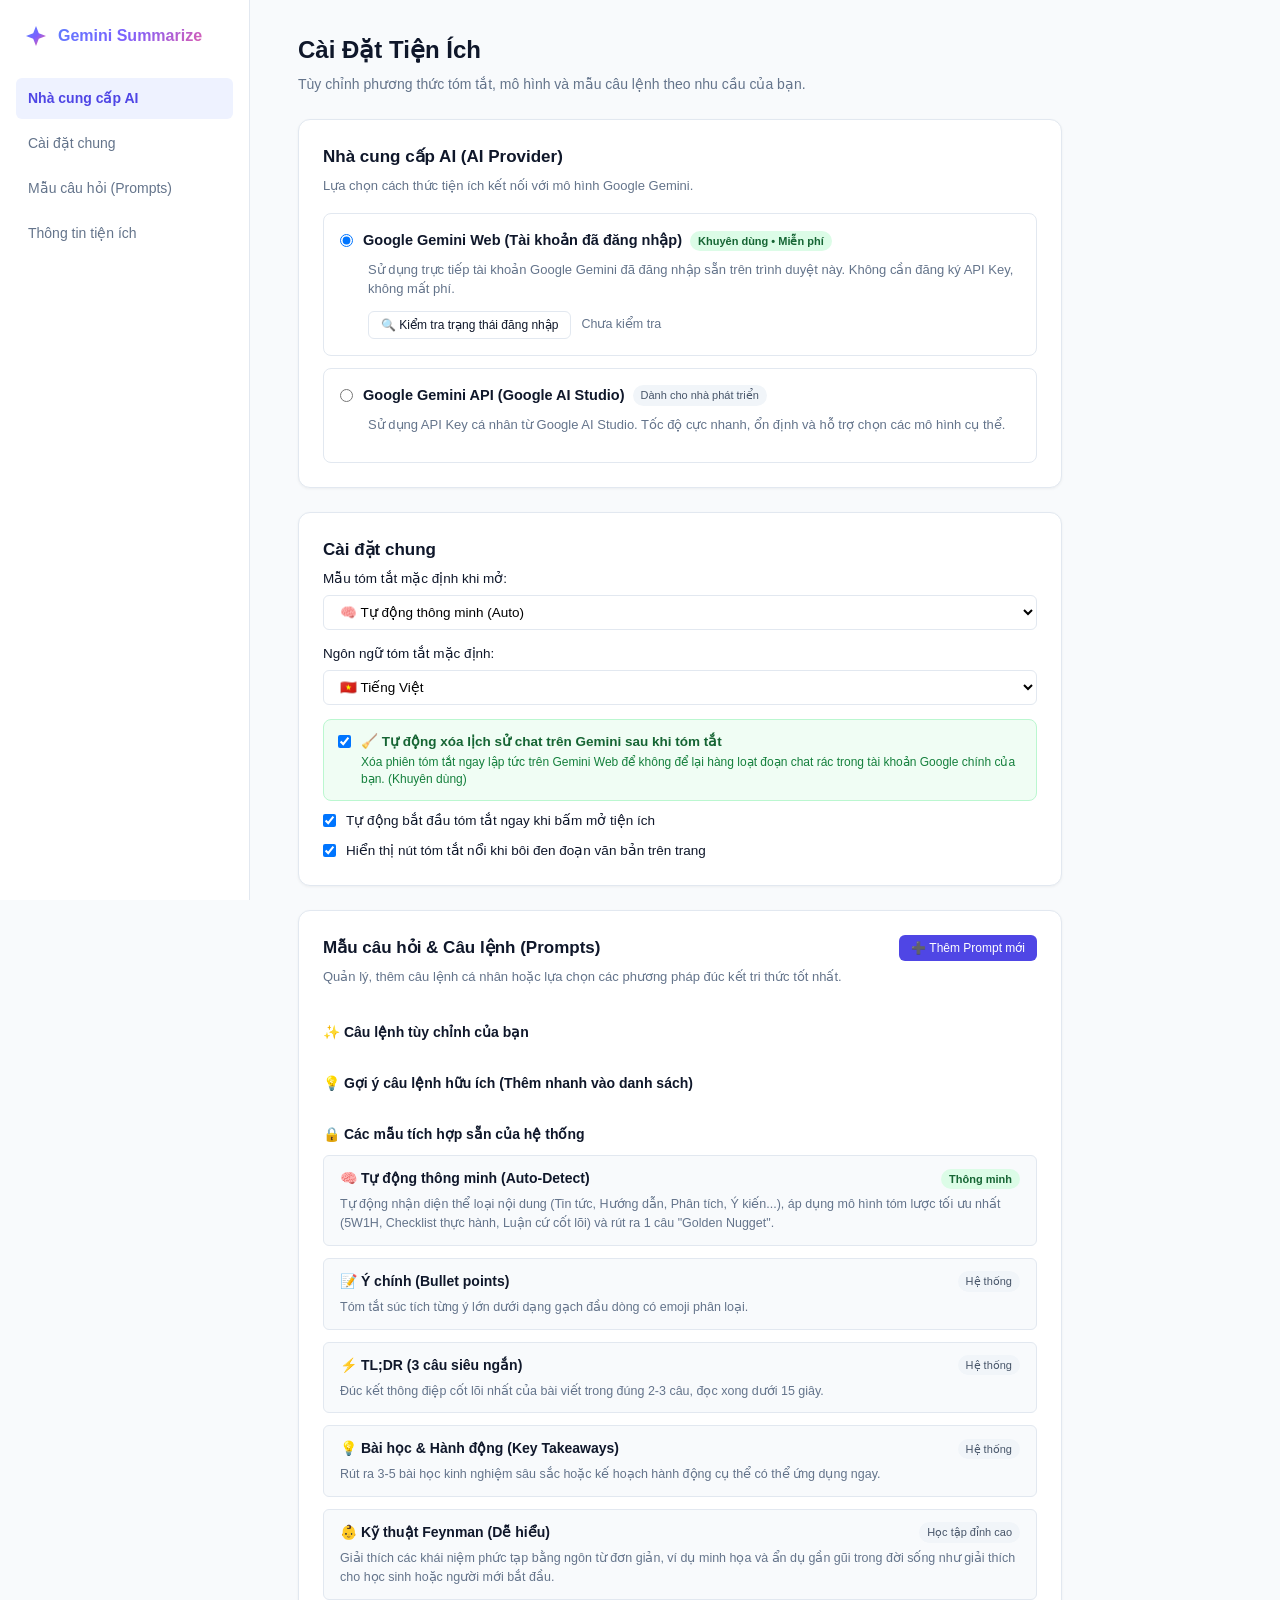
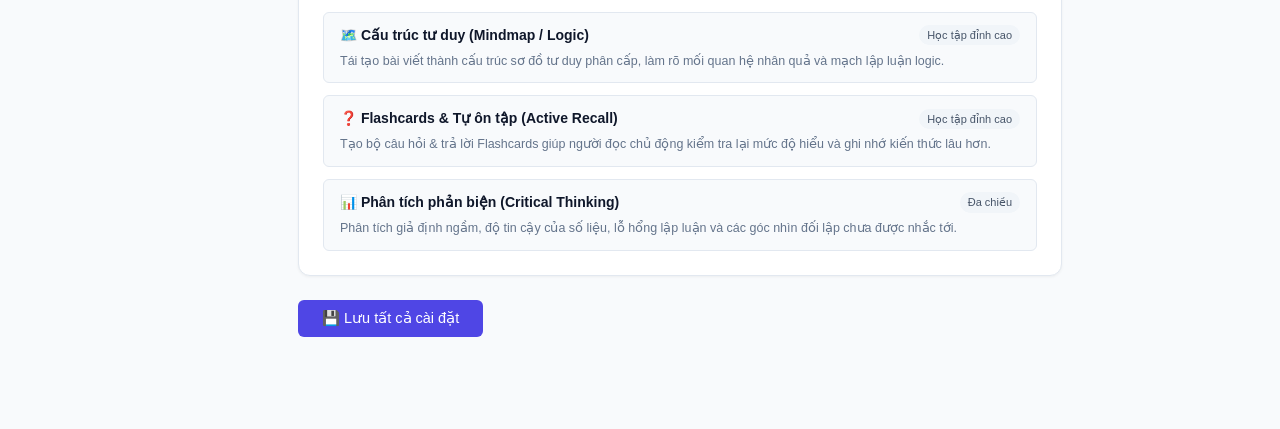
<file: options/index.html>
<!DOCTYPE html>
<html lang="vi">
<head>
  <meta charset="UTF-8">
  <title>Cài đặt - Gemini Summarize</title>
  <link rel="stylesheet" href="options.css">
</head>
<body>
  <div class="container">
    <!-- Sidebar / Nav -->
    <aside class="sidebar">
      <div class="logo">
        <svg class="gemini-icon" viewBox="0 0 24 24" fill="none">
          <path d="M12 2L14.8 9.2L22 12L14.8 14.8L12 22L9.2 14.8L2 12L9.2 9.2L12 2Z" fill="url(#geminiGradOpt)"/>
          <defs>
            <linearGradient id="geminiGradOpt" x1="0%" y1="0%" x2="100%" y2="100%">
              <stop offset="0%" stop-color="#4E8CFF"/>
              <stop offset="50%" stop-color="#7B61FF"/>
              <stop offset="100%" stop-color="#FF5C93"/>
            </linearGradient>
          </defs>
        </svg>
        <span>Gemini Summarize</span>
      </div>
      <nav class="nav-links">
        <a href="#provider-section" class="active">Nhà cung cấp AI</a>
        <a href="#general-section">Cài đặt chung</a>
        <a href="#prompts-section">Mẫu câu hỏi (Prompts)</a>
        <a href="#about-section">Thông tin tiện ích</a>
      </nav>
    </aside>

    <!-- Main Content Area -->
    <main class="main-content">
      <header class="page-header">
        <h1>Cài Đặt Tiện Ích</h1>
        <p class="subtitle">Tùy chỉnh phương thức tóm tắt, mô hình và mẫu câu lệnh theo nhu cầu của bạn.</p>
      </header>

      <!-- Section: Provider -->
      <section id="provider-section" class="card">
        <h2>Nhà cung cấp AI (AI Provider)</h2>
        <p class="card-desc">Lựa chọn cách thức tiện ích kết nối với mô hình Google Gemini.</p>

        <div class="radio-options">
          <!-- Web Session Option -->
          <label class="radio-card" id="card-provider-web">
            <div class="radio-header">
              <input type="radio" name="provider" value="web" id="provider-web" checked />
              <div class="radio-text">
                <span class="radio-title">Google Gemini Web (Tài khoản đã đăng nhập)</span>
                <span class="badge-recommended">Khuyên dùng • Miễn phí</span>
              </div>
            </div>
            <p class="radio-desc">
              Sử dụng trực tiếp tài khoản Google Gemini đã đăng nhập sẵn trên trình duyệt này. Không cần đăng ký API Key, không mất phí.
            </p>
            <div class="web-status-box">
              <button type="button" id="btn-check-login" class="btn btn-sm btn-secondary">
                🔍 Kiểm tra trạng thái đăng nhập
              </button>
              <span id="login-status-text" class="status-text">Chưa kiểm tra</span>
            </div>
          </label>

          <!-- API Key Option -->
          <label class="radio-card" id="card-provider-api">
            <div class="radio-header">
              <input type="radio" name="provider" value="api" id="provider-api" />
              <div class="radio-text">
                <span class="radio-title">Google Gemini API (Google AI Studio)</span>
                <span class="badge-subtle">Dành cho nhà phát triển</span>
              </div>
            </div>
            <p class="radio-desc">
              Sử dụng API Key cá nhân từ Google AI Studio. Tốc độ cực nhanh, ổn định và hỗ trợ chọn các mô hình cụ thể.
            </p>

            <div id="api-key-config" class="api-config-box hidden">
              <div class="form-group">
                <label for="api-key-input">Google AI Studio API Key:</label>
                <div class="input-password-wrapper">
                  <input type="password" id="api-key-input" placeholder="AIzaSy..." />
                  <button type="button" id="btn-toggle-key" class="btn-toggle-vis" title="Hiện/Ẩn">👁️</button>
                </div>
                <small>Chưa có API key? <a href="https://aistudio.google.com/app/apikey" target="_blank">Lấy API Key miễn phí tại đây</a> (Hạn mức miễn phí rất cao).</small>
              </div>

              <div class="form-group">
                <div style="display: flex; justify-content: space-between; align-items: center; margin-bottom: 6px;">
                  <label for="model-select" style="margin-bottom: 0;">Chọn mô hình Gemini:</label>
                  <button type="button" id="btn-fetch-models" class="btn btn-xs btn-outline" title="Gửi request đến Google API để lấy danh sách mô hình thời gian thực hiện có">
                    🔄 Quét model thời gian thực
                  </button>
                </div>
                <div id="fetch-models-status" style="font-size: 12px; margin-bottom: 6px; display: none;"></div>
                <select id="model-select" class="select-field">
                  <optgroup label="🌟 Thế hệ mới nhất (Gemini 3.x - Khuyên dùng)">
                    <option value="gemini-3.8-flash" selected>Gemini 3.8 Flash (Flagship • Siêu nhanh & Đa năng - Khuyên dùng)</option>
                    <option value="gemini-3.5-flash-lite">Gemini 3.5 Flash-Lite (Google khuyên dùng • Tiết kiệm & Nhanh)</option>
                    <option value="gemini-3.1-pro-preview">Gemini 3.1 Pro (Suy luận sâu & Phân tích chuyên sâu)</option>
                    <option value="gemini-3-flash-preview">Gemini 3 Flash Preview (Thế hệ 3 tốc độ cao)</option>
                    <option value="gemini-flash-latest">Gemini Flash Latest (Tự động cập nhật bản Flash mới nhất)</option>
                  </optgroup>
                  <optgroup label="⚡ Thế hệ Gemini 2.5">
                    <option value="gemini-2.5-flash">Gemini 2.5 Flash</option>
                    <option value="gemini-2.5-pro">Gemini 2.5 Pro</option>
                    <option value="gemini-2.5-flash-lite">Gemini 2.5 Flash-Lite</option>
                  </optgroup>
                  <optgroup label="✍️ Tùy chỉnh">
                    <option value="custom">✍️ Tự nhập Model ID khác...</option>
                  </optgroup>
                </select>
                <div id="custom-model-wrapper" class="custom-model-box hidden" style="margin-top: 8px;">
                  <input type="text" id="custom-model-input" class="input-text" placeholder="Nhập mã Model ID (VD: gemini-3.8-flash, gemini-3.1-pro...)" style="width: 100%; padding: 8px 12px; border: 1px solid var(--border-color); border-radius: 8px; font-size: 14px;" />
                  <small style="color: var(--text-secondary); display: block; margin-top: 4px;">Nhập chính xác mã Model ID từ Google AI Studio nếu bạn muốn dùng model tùy chỉnh.</small>
                </div>
              </div>
            </div>
          </label>
        </div>
      </section>

      <!-- Section: General Settings -->
      <section id="general-section" class="card">
        <h2>Cài đặt chung</h2>

        <div class="form-group">
          <label for="default-prompt-select">Mẫu tóm tắt mặc định khi mở:</label>
          <select id="default-prompt-select" class="select-field">
            <optgroup label="Hệ thống">
              <option value="auto">🧠 Tự động thông minh (Auto)</option>
              <option value="bulletpoints">📝 Ý chính (Bullet points)</option>
              <option value="tldr">⚡ TL;DR (3 câu siêu ngắn)</option>
              <option value="takeaways">💡 Bài học & Hành động</option>
              <option value="detailed">📖 Toàn diện & Chi tiết</option>
              <option value="feynman">👶 Kỹ thuật Feynman (Dễ hiểu)</option>
              <option value="mindmap">🗺️ Cấu trúc tư duy (Logic)</option>
              <option value="flashcard">❓ Flashcards & Tự ôn tập</option>
              <option value="critical">📊 Phân tích phản biện</option>
            </optgroup>
            <optgroup id="opt-custom-prompts-group" label="Câu lệnh tùy chỉnh">
            </optgroup>
          </select>
        </div>

        <div class="form-group">
          <label for="default-lang">Ngôn ngữ tóm tắt mặc định:</label>
          <select id="default-lang" class="select-field">
            <option value="Vietnamese">🇻🇳 Tiếng Việt</option>
            <option value="English">🇺🇸 English</option>
            <option value="Chinese">🇨🇳 中文</option>
            <option value="Japanese">🇯🇵 日本語</option>
            <option value="Korean">🇰🇷 한국어</option>
            <option value="French">🇫🇷 Français</option>
            <option value="Spanish">🇪🇸 Español</option>
            <option value="German">🇩🇪 Deutsch</option>
          </select>
        </div>

        <div class="checkbox-group">
          <label class="checkbox-label feature-highlight">
            <input type="checkbox" id="auto-delete-session-toggle" checked />
            <div class="checkbox-content">
              <span class="checkbox-title">🧹 Tự động xóa lịch sử chat trên Gemini sau khi tóm tắt</span>
              <span class="checkbox-desc">Xóa phiên tóm tắt ngay lập tức trên Gemini Web để không để lại hàng loạt đoạn chat rác trong tài khoản Google chính của bạn. (Khuyên dùng)</span>
            </div>
          </label>

          <label class="checkbox-label">
            <input type="checkbox" id="auto-summarize-toggle" checked />
            <div class="checkbox-content">
              <span class="checkbox-title">Tự động bắt đầu tóm tắt ngay khi bấm mở tiện ích</span>
            </div>
          </label>

          <label class="checkbox-label">
            <input type="checkbox" id="selection-button-toggle" checked />
            <div class="checkbox-content">
              <span class="checkbox-title">Hiển thị nút tóm tắt nổi khi bôi đen đoạn văn bản trên trang</span>
            </div>
          </label>
        </div>
      </section>

      <!-- Section: Prompts -->
      <section id="prompts-section" class="card">
        <div class="section-header-flex">
          <div>
            <h2>Mẫu câu hỏi & Câu lệnh (Prompts)</h2>
            <p class="card-desc">Quản lý, thêm câu lệnh cá nhân hoặc lựa chọn các phương pháp đúc kết tri thức tốt nhất.</p>
          </div>
          <button type="button" id="btn-add-prompt" class="btn btn-primary btn-sm">
            ➕ Thêm Prompt mới
          </button>
        </div>

        <!-- Custom Prompt Edit/Create Box (hidden by default) -->
        <div id="prompt-editor-box" class="prompt-editor-card hidden">
          <h3 id="editor-title">Thêm câu lệnh mới</h3>
          <div class="form-group">
            <label for="prompt-name-input">Tên hiển thị (kèm icon):</label>
            <input type="text" id="prompt-name-input" class="input-text" placeholder="VD: 🎯 3 Ý tưởng đột phá" />
          </div>
          <div class="form-group">
            <label for="prompt-text-input">Nội dung hướng dẫn AI (Prompt):</label>
            <textarea id="prompt-text-input" rows="4" placeholder="Nhập câu lệnh hướng dẫn Gemini..."></textarea>
          </div>
          <div class="editor-buttons">
            <button type="button" id="btn-save-custom-prompt" class="btn btn-primary btn-sm">Lưu câu lệnh</button>
            <button type="button" id="btn-cancel-custom-prompt" class="btn btn-secondary btn-sm">Hủy</button>
          </div>
        </div>

        <!-- User's Custom Prompts List -->
        <h3 class="subheading">✨ Câu lệnh tùy chỉnh của bạn</h3>
        <div id="custom-prompts-list" class="prompt-templates-list mb-4">
          <!-- Rendered dynamically -->
        </div>

        <!-- Suggested Presets to Add -->
        <h3 class="subheading">💡 Gợi ý câu lệnh hữu ích (Thêm nhanh vào danh sách)</h3>
        <div id="suggested-prompts-list" class="suggested-grid mb-4">
          <!-- Rendered dynamically -->
        </div>

        <!-- System Built-in Prompts -->
        <h3 class="subheading">🔒 Các mẫu tích hợp sẵn của hệ thống</h3>
        <div class="prompt-templates-list">
          <div class="prompt-item">
            <div class="prompt-item-header">
              <strong>🧠 Tự động thông minh (Auto-Detect)</strong>
              <span class="badge-recommended">Thông minh</span>
            </div>
            <div class="prompt-item-body">
              Tự động nhận diện thể loại nội dung (Tin tức, Hướng dẫn, Phân tích, Ý kiến...), áp dụng mô hình tóm lược tối ưu nhất (5W1H, Checklist thực hành, Luận cứ cốt lõi) và rút ra 1 câu "Golden Nugget".
            </div>
          </div>

          <div class="prompt-item">
            <div class="prompt-item-header">
              <strong>📝 Ý chính (Bullet points)</strong>
              <span class="badge-subtle">Hệ thống</span>
            </div>
            <div class="prompt-item-body">
              Tóm tắt súc tích từng ý lớn dưới dạng gạch đầu dòng có emoji phân loại.
            </div>
          </div>

          <div class="prompt-item">
            <div class="prompt-item-header">
              <strong>⚡ TL;DR (3 câu siêu ngắn)</strong>
              <span class="badge-subtle">Hệ thống</span>
            </div>
            <div class="prompt-item-body">
              Đúc kết thông điệp cốt lõi nhất của bài viết trong đúng 2-3 câu, đọc xong dưới 15 giây.
            </div>
          </div>

          <div class="prompt-item">
            <div class="prompt-item-header">
              <strong>💡 Bài học & Hành động (Key Takeaways)</strong>
              <span class="badge-subtle">Hệ thống</span>
            </div>
            <div class="prompt-item-body">
              Rút ra 3-5 bài học kinh nghiệm sâu sắc hoặc kế hoạch hành động cụ thể có thể ứng dụng ngay.
            </div>
          </div>

          <div class="prompt-item">
            <div class="prompt-item-header">
              <strong>👶 Kỹ thuật Feynman (Dễ hiểu)</strong>
              <span class="badge-subtle">Học tập đỉnh cao</span>
            </div>
            <div class="prompt-item-body">
              Giải thích các khái niệm phức tạp bằng ngôn từ đơn giản, ví dụ minh họa và ẩn dụ gần gũi trong đời sống như giải thích cho học sinh hoặc người mới bắt đầu.
            </div>
          </div>

          <div class="prompt-item">
            <div class="prompt-item-header">
              <strong>🗺️ Cấu trúc tư duy (Mindmap / Logic)</strong>
              <span class="badge-subtle">Học tập đỉnh cao</span>
            </div>
            <div class="prompt-item-body">
              Tái tạo bài viết thành cấu trúc sơ đồ tư duy phân cấp, làm rõ mối quan hệ nhân quả và mạch lập luận logic.
            </div>
          </div>

          <div class="prompt-item">
            <div class="prompt-item-header">
              <strong>❓ Flashcards & Tự ôn tập (Active Recall)</strong>
              <span class="badge-subtle">Học tập đỉnh cao</span>
            </div>
            <div class="prompt-item-body">
              Tạo bộ câu hỏi & trả lời Flashcards giúp người đọc chủ động kiểm tra lại mức độ hiểu và ghi nhớ kiến thức lâu hơn.
            </div>
          </div>

          <div class="prompt-item">
            <div class="prompt-item-header">
              <strong>📊 Phân tích phản biện (Critical Thinking)</strong>
              <span class="badge-subtle">Đa chiều</span>
            </div>
            <div class="prompt-item-body">
              Phân tích giả định ngầm, độ tin cậy của số liệu, lỗ hổng lập luận và các góc nhìn đối lập chưa được nhắc tới.
            </div>
          </div>
        </div>
      </section>

      <!-- Save Button & Toast -->
      <div class="save-bar">
        <button id="btn-save" class="btn btn-primary btn-lg">💾 Lưu tất cả cài đặt</button>
        <span id="save-feedback" class="save-feedback hidden">Đã lưu cài đặt thành công! ✓</span>
      </div>
    </main>
  </div>

  <script src="options.js"></script>
</body>
</html>
</file>
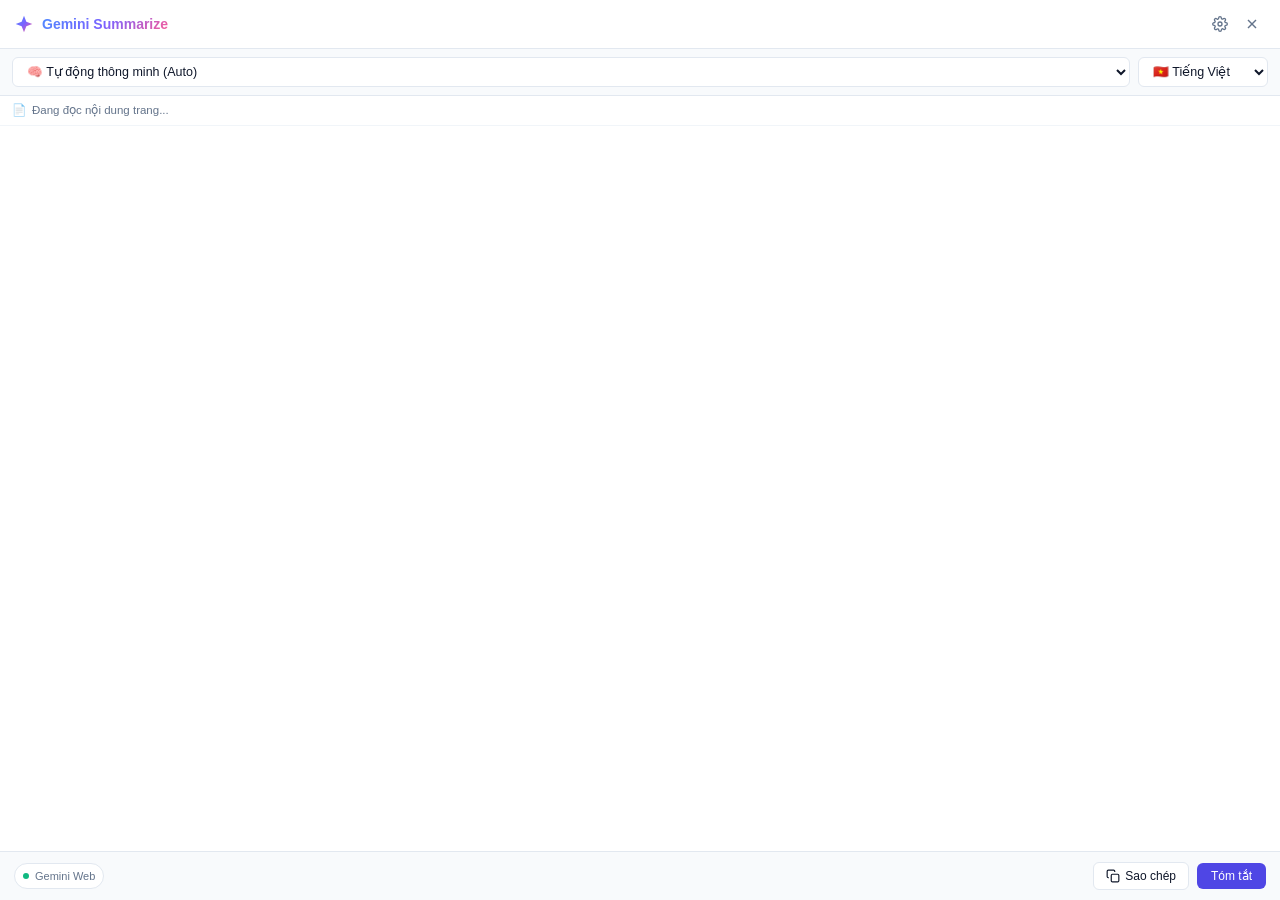
<file: popup/index.html>
<!DOCTYPE html>
<html lang="vi">
<head>
  <meta charset="UTF-8">
  <title>Gemini Summarize</title>
  <link rel="stylesheet" href="popup.css">
</head>
<body>
  <div class="app-container">
    <!-- Header with Drag Handle -->
    <header class="header" id="drag-header">
      <div class="header-left">
        <div class="logo-wrapper">
          <svg class="gemini-icon" viewBox="0 0 24 24" fill="none">
            <path d="M12 2L14.8 9.2L22 12L14.8 14.8L12 22L9.2 14.8L2 12L9.2 9.2L12 2Z" fill="url(#geminiGradHeader)"/>
            <defs>
              <linearGradient id="geminiGradHeader" x1="0%" y1="0%" x2="100%" y2="100%">
                <stop offset="0%" stop-color="#4E8CFF"/>
                <stop offset="50%" stop-color="#7B61FF"/>
                <stop offset="100%" stop-color="#FF5C93"/>
              </linearGradient>
            </defs>
          </svg>
        </div>
        <span class="app-title">Gemini Summarize</span>
      </div>
      <div class="header-actions">
        <button id="btn-options" class="icon-btn" title="Cài đặt">
          <svg viewBox="0 0 24 24" width="16" height="16" fill="none" stroke="currentColor" stroke-width="2">
            <circle cx="12" cy="12" r="3"></circle>
            <path d="M19.4 15a1.65 1.65 0 0 0 .33 1.82l.06.06a2 2 0 0 1 0 2.83 2 2 0 0 1-2.83 0l-.06-.06a1.65 1.65 0 0 0-1.82-.33 1.65 1.65 0 0 0-1 1.51V21a2 2 0 0 1-2 2 2 2 0 0 1-2-2v-.09A1.65 1.65 0 0 0 9 19.4a1.65 1.65 0 0 0-1.82.33l-.06.06a2 2 0 0 1-2.83 0 2 2 0 0 1 0-2.83l.06-.06a1.65 1.65 0 0 0 .33-1.82 1.65 1.65 0 0 0-1.51-1H3a2 2 0 0 1-2-2 2 2 0 0 1 2-2h.09A1.65 1.65 0 0 0 4.6 9a1.65 1.65 0 0 0-.33-1.82l-.06-.06a2 2 0 0 1 0-2.83 2 2 0 0 1 2.83 0l.06.06a1.65 1.65 0 0 0 1.82.33H9a1.65 1.65 0 0 0 1-1.51V3a2 2 0 0 1 2-2 2 2 0 0 1 2 2v.09a1.65 1.65 0 0 0 1 1.51 1.65 1.65 0 0 0 1.82-.33l.06-.06a2 2 0 0 1 2.83 0 2 2 0 0 1 0 2.83l-.06.06a1.65 1.65 0 0 0-.33 1.82V9a1.65 1.65 0 0 0 1.51 1H21a2 2 0 0 1 2 2 2 2 0 0 1-2 2h-.09a1.65 1.65 0 0 0-1.51 1z"></path>
          </svg>
        </button>
        <button id="btn-close" class="icon-btn close-btn" title="Đóng">
          <svg viewBox="0 0 24 24" width="16" height="16" fill="none" stroke="currentColor" stroke-width="2">
            <line x1="18" y1="6" x2="6" y2="18"></line>
            <line x1="6" y1="6" x2="18" y2="18"></line>
          </svg>
        </button>
      </div>
    </header>

    <!-- Controls Toolbar -->
    <div class="toolbar">
      <div class="select-group">
        <label for="prompt-select" class="sr-only">Mẫu tóm tắt</label>
        <select id="prompt-select" class="select-control">
          <optgroup label="Tự động & Phổ biến">
            <option value="auto">🧠 Tự động thông minh (Auto)</option>
            <option value="bulletpoints">📝 Ý chính (Bullet points)</option>
            <option value="tldr">⚡ TL;DR (3 câu siêu ngắn)</option>
            <option value="takeaways">💡 Bài học & Hành động</option>
            <option value="detailed">📖 Toàn diện & Chi tiết</option>
          </optgroup>
          <optgroup label="Học tập & Ghi nhớ sâu">
            <option value="feynman">👶 Kỹ thuật Feynman (Dễ hiểu)</option>
            <option value="mindmap">🗺️ Cấu trúc tư duy (Logic)</option>
            <option value="flashcard">❓ Flashcards & Tự ôn tập</option>
            <option value="critical">📊 Phân tích phản biện</option>
          </optgroup>
          <optgroup id="custom-prompts-group" label="Câu lệnh tùy chỉnh">
          </optgroup>
          <optgroup label="Khác">
            <option value="custom">✍️ Nhập câu lệnh trực tiếp...</option>
          </optgroup>
        </select>
      </div>

      <div class="select-group lang-group">
        <label for="lang-select" class="sr-only">Ngôn ngữ</label>
        <select id="lang-select" class="select-control">
          <option value="Vietnamese">🇻🇳 Tiếng Việt</option>
          <option value="English">🇺🇸 English</option>
          <option value="Chinese">🇨🇳 中文</option>
          <option value="Japanese">🇯🇵 日本語</option>
          <option value="Korean">🇰🇷 한국어</option>
          <option value="French">🇫🇷 Français</option>
          <option value="Spanish">🇪🇸 Español</option>
          <option value="German">🇩🇪 Deutsch</option>
        </select>
      </div>
    </div>

    <!-- Custom Prompt Input (hidden by default) -->
    <div id="custom-prompt-container" class="custom-prompt-wrapper hidden">
      <input type="text" id="custom-prompt-input" placeholder="Nhập câu hỏi hoặc yêu cầu tóm tắt..." />
    </div>

    <!-- Content Source Badge -->
    <div class="source-bar">
      <span class="source-icon">📄</span>
      <span id="source-title" class="source-title">Đang đọc nội dung trang...</span>
    </div>

    <!-- Summary Content / Output Area -->
    <main class="content-area" id="content-scroll">
      <!-- Loading State -->
      <div id="loading-state" class="state-container hidden">
        <div class="gemini-pulse-loader">
          <div class="pulse-ring"></div>
          <div class="pulse-core"></div>
        </div>
        <p class="loading-text" id="loading-msg">Gemini đang phân tích và tóm tắt...</p>
      </div>

      <!-- Error State -->
      <div id="error-state" class="state-container hidden">
        <div class="error-icon">⚠️</div>
        <h4 id="error-title">Không thể tạo tóm tắt</h4>
        <p id="error-message" class="error-text"></p>
        <div class="error-actions">
          <button id="btn-login-gemini" class="btn btn-primary hidden">👉 Đăng nhập Gemini</button>
          <button id="btn-open-options" class="btn btn-secondary">⚙️ Mở Cài đặt</button>
          <button id="btn-retry" class="btn btn-outline">🔄 Thử lại</button>
        </div>
      </div>

      <!-- Result View -->
      <div id="result-container" class="markdown-body"></div>
    </main>

    <!-- Footer Action Bar -->
    <footer class="footer">
      <div class="footer-left">
        <span id="provider-badge" class="provider-badge" title="Chế độ AI hiện tại">
          <span class="dot"></span>
          <span id="provider-name">Gemini Web</span>
        </span>
      </div>
      <div class="footer-right">
        <button id="btn-copy" class="btn-action" title="Sao chép tóm tắt">
          <svg viewBox="0 0 24 24" width="14" height="14" fill="none" stroke="currentColor" stroke-width="2">
            <rect x="9" y="9" width="13" height="13" rx="2" ry="2"></rect>
            <path d="M5 15H4a2 2 0 0 1-2-2V4a2 2 0 0 1 2-2h9a2 2 0 0 1 2 2v1"></path>
          </svg>
          <span id="copy-label">Sao chép</span>
        </button>
        <button id="btn-summarize" class="btn btn-primary btn-sm">
          <span>Tóm tắt</span>
        </button>
      </div>
    </footer>
  </div>

  <script src="lib/marked.min.js"></script>
  <script src="popup.js"></script>
</body>
</html>
</file>
<file: options/options.css>
/* Options Page Styles */
:root {
  --primary-color: #4f46e5;
  --primary-hover: #4338ca;
  --bg-color: #f8fafc;
  --card-bg: #ffffff;
  --border-color: #e2e8f0;
  --text-main: #0f172a;
  --text-muted: #64748b;
  --radius-lg: 12px;
  --radius-md: 8px;
  --radius-sm: 6px;
  --gemini-gradient: linear-gradient(135deg, #4E8CFF 0%, #7B61FF 50%, #FF5C93 100%);
}

* {
  box-sizing: border-box;
  margin: 0;
  padding: 0;
}

body {
  font-family: -apple-system, BlinkMacSystemFont, "Segoe UI", Roboto, Helvetica, Arial, sans-serif;
  color: var(--text-main);
  background-color: var(--bg-color);
  font-size: 14px;
  line-height: 1.5;
}

.container {
  display: flex;
  min-height: 100vh;
}

/* Sidebar */
.sidebar {
  width: 250px;
  background: #ffffff;
  border-right: 1px solid var(--border-color);
  padding: 24px 16px;
  display: flex;
  flex-direction: column;
  position: sticky;
  top: 0;
  height: 100vh;
}

.logo {
  display: flex;
  align-items: center;
  gap: 10px;
  font-size: 16px;
  font-weight: 600;
  margin-bottom: 30px;
  padding-left: 8px;
  background: var(--gemini-gradient);
  -webkit-background-clip: text;
  -webkit-text-fill-color: transparent;
}

.gemini-icon {
  width: 24px;
  height: 24px;
}

.nav-links {
  display: flex;
  flex-direction: column;
  gap: 4px;
}

.nav-links a {
  padding: 10px 12px;
  border-radius: var(--radius-sm);
  color: var(--text-muted);
  text-decoration: none;
  font-weight: 500;
  transition: all 0.15s ease;
}

.nav-links a:hover {
  background: var(--bg-color);
  color: var(--text-main);
}

.nav-links a.active {
  background: #eef2ff;
  color: var(--primary-color);
  font-weight: 600;
}

/* Main Content */
.main-content {
  flex: 1;
  padding: 32px 48px;
  max-width: 860px;
}

.page-header {
  margin-bottom: 24px;
}

.page-header h1 {
  font-size: 24px;
  font-weight: 700;
  margin-bottom: 6px;
}

.subtitle {
  color: var(--text-muted);
}

/* Cards */
.card {
  background: var(--card-bg);
  border: 1px solid var(--border-color);
  border-radius: var(--radius-lg);
  padding: 24px;
  margin-bottom: 24px;
  box-shadow: 0 1px 3px rgba(0, 0, 0, 0.05);
}

.card h2 {
  font-size: 17px;
  font-weight: 600;
  margin-bottom: 6px;
}

.card-desc {
  font-size: 13px;
  color: var(--text-muted);
  margin-bottom: 18px;
}

/* Radio Cards */
.radio-options {
  display: flex;
  flex-direction: column;
  gap: 12px;
}

.radio-card {
  display: block;
  border: 1.5px solid var(--border-color);
  border-radius: var(--radius-md);
  padding: 16px;
  cursor: pointer;
  transition: all 0.15s ease;
}

.radio-card:hover {
  border-color: #cbd5e1;
}

.radio-card.active {
  border-color: var(--primary-color);
  background: #faf5ff;
}

.radio-header {
  display: flex;
  align-items: center;
  gap: 10px;
  margin-bottom: 8px;
}

.radio-text {
  display: flex;
  align-items: center;
  gap: 8px;
}

.radio-title {
  font-weight: 600;
  font-size: 14.5px;
}

.radio-desc {
  font-size: 13px;
  color: var(--text-muted);
  margin-left: 28px;
  margin-bottom: 12px;
}

.badge-recommended {
  background: #dcfce7;
  color: #166534;
  font-size: 11px;
  font-weight: 600;
  padding: 2px 8px;
  border-radius: 12px;
}

.badge-subtle {
  background: #f1f5f9;
  color: #475569;
  font-size: 11px;
  font-weight: 500;
  padding: 2px 8px;
  border-radius: 12px;
}

.web-status-box {
  margin-left: 28px;
  display: flex;
  align-items: center;
  gap: 10px;
}

.status-text {
  font-size: 12.5px;
  color: var(--text-muted);
}

.status-text.ok {
  color: #10b981;
  font-weight: 600;
}

.status-text.error {
  color: #ef4444;
  font-weight: 600;
}

/* API Config */
.api-config-box {
  margin-left: 28px;
  padding: 16px;
  background: #ffffff;
  border: 1px solid var(--border-color);
  border-radius: var(--radius-sm);
  display: flex;
  flex-direction: column;
  gap: 14px;
}

.form-group {
  display: flex;
  flex-direction: column;
  gap: 6px;
  margin-bottom: 14px;
}

.form-group label {
  font-weight: 500;
  font-size: 13.5px;
}

.form-group small {
  color: var(--text-muted);
  font-size: 12px;
}

.form-group small a {
  color: var(--primary-color);
  text-decoration: none;
}

.form-group small a:hover {
  text-decoration: underline;
}

.input-password-wrapper {
  display: flex;
  align-items: center;
  position: relative;
}

.input-password-wrapper input {
  width: 100%;
  padding: 8px 36px 8px 12px;
  font-size: 13.5px;
  border: 1px solid var(--border-color);
  border-radius: var(--radius-sm);
  outline: none;
}

.btn-toggle-vis {
  position: absolute;
  right: 8px;
  background: transparent;
  border: none;
  cursor: pointer;
}

.select-field {
  padding: 8px 12px;
  font-size: 13.5px;
  border: 1px solid var(--border-color);
  border-radius: var(--radius-sm);
  background: #ffffff;
  outline: none;
  cursor: pointer;
}

.checkbox-group {
  display: flex;
  flex-direction: column;
  gap: 10px;
  margin-top: 10px;
}

.checkbox-label {
  display: flex;
  align-items: flex-start;
  gap: 10px;
  cursor: pointer;
  font-size: 13.5px;
}

.checkbox-label input[type="checkbox"] {
  margin-top: 3px;
  cursor: pointer;
}

.checkbox-content {
  display: flex;
  flex-direction: column;
  gap: 2px;
}

.checkbox-title {
  font-weight: 500;
  color: var(--text-main);
}

.checkbox-desc {
  font-size: 12px;
  color: var(--text-muted);
  line-height: 1.4;
}

.feature-highlight {
  background: #f0fdf4;
  border: 1px solid #bbf7d0;
  border-radius: var(--radius-md);
  padding: 12px 14px;
}

.feature-highlight .checkbox-title {
  color: #166534;
  font-weight: 600;
}

.feature-highlight .checkbox-desc {
  color: #15803d;
}

/* Section Header Flex */
.section-header-flex {
  display: flex;
  align-items: flex-start;
  justify-content: space-between;
  gap: 16px;
  margin-bottom: 16px;
}

.subheading {
  font-size: 14px;
  font-weight: 600;
  margin: 18px 0 10px 0;
  color: var(--text-main);
}

.mb-4 {
  margin-bottom: 20px;
}

/* Custom Prompt Editor */
.prompt-editor-card {
  background: #eef2ff;
  border: 1.5px dashed var(--primary-color);
  border-radius: var(--radius-md);
  padding: 16px;
  margin-bottom: 20px;
}

.prompt-editor-card h3 {
  font-size: 14.5px;
  font-weight: 600;
  color: var(--primary-color);
  margin-bottom: 12px;
}

.input-text, textarea {
  width: 100%;
  padding: 8px 12px;
  font-size: 13px;
  border: 1px solid var(--border-color);
  border-radius: var(--radius-sm);
  outline: none;
  font-family: inherit;
  box-sizing: border-box;
}

.input-text:focus, textarea:focus {
  border-color: var(--primary-color);
  box-shadow: 0 0 0 2px rgba(79, 70, 229, 0.15);
}

.editor-buttons {
  display: flex;
  gap: 8px;
  justify-content: flex-end;
  margin-top: 10px;
}

/* Custom Prompt Items with Actions */
.custom-prompt-actions {
  display: flex;
  gap: 6px;
}

.btn-icon-action {
  background: #ffffff;
  border: 1px solid var(--border-color);
  border-radius: var(--radius-sm);
  padding: 3px 8px;
  font-size: 11.5px;
  cursor: pointer;
  color: var(--text-muted);
  transition: all 0.15s ease;
}

.btn-icon-action:hover {
  background: #f1f5f9;
  color: var(--text-main);
}

.btn-icon-delete:hover {
  background: #fee2e2;
  color: #ef4444;
  border-color: #fca5a5;
}

.empty-state-text {
  font-size: 13px;
  color: var(--text-muted);
  font-style: italic;
  padding: 12px;
  background: #f8fafc;
  border: 1px dashed var(--border-color);
  border-radius: var(--radius-sm);
  text-align: center;
}

/* Suggested Presets Grid */
.suggested-grid {
  display: grid;
  grid-template-columns: repeat(auto-fill, minmax(240px, 1fr));
  gap: 10px;
}

.suggested-card {
  background: #ffffff;
  border: 1px solid var(--border-color);
  border-radius: var(--radius-sm);
  padding: 12px;
  display: flex;
  flex-direction: column;
  justify-content: space-between;
  gap: 8px;
  transition: all 0.15s ease;
}

.suggested-card:hover {
  border-color: var(--primary-color);
  box-shadow: 0 2px 4px rgba(79, 70, 229, 0.08);
}

.suggested-title {
  font-weight: 600;
  font-size: 13px;
  color: var(--text-main);
}

.suggested-preview {
  font-size: 12px;
  color: var(--text-muted);
  line-height: 1.4;
  display: -webkit-box;
  -webkit-line-clamp: 2;
  -webkit-box-orient: vertical;
  overflow: hidden;
}

.suggested-btn {
  align-self: flex-start;
  padding: 4px 10px;
  font-size: 11.5px;
  background: #eef2ff;
  color: var(--primary-color);
  border: 1px solid #c7d2fe;
  border-radius: var(--radius-sm);
  cursor: pointer;
  font-weight: 500;
  transition: all 0.15s ease;
}

.suggested-btn:hover {
  background: var(--primary-color);
  color: #ffffff;
}

/* Prompts List */
.prompt-templates-list {
  display: flex;
  flex-direction: column;
  gap: 12px;
}

.prompt-item {
  border: 1px solid var(--border-color);
  border-radius: var(--radius-sm);
  padding: 12px 16px;
  background: #f8fafc;
}

.prompt-item-header {
  display: flex;
  align-items: center;
  justify-content: space-between;
  margin-bottom: 6px;
}

.prompt-item-body {
  font-size: 12.5px;
  color: var(--text-muted);
  line-height: 1.5;
}

/* Save Bar */
.save-bar {
  display: flex;
  align-items: center;
  gap: 16px;
  margin-top: 20px;
  margin-bottom: 60px;
}

.btn {
  padding: 8px 16px;
  border-radius: var(--radius-sm);
  font-weight: 500;
  border: none;
  cursor: pointer;
  transition: all 0.15s ease;
}

.btn-sm {
  padding: 6px 12px;
  font-size: 12px;
}

.btn-xs {
  padding: 4px 10px;
  font-size: 11.5px;
  border-radius: var(--radius-sm);
}

.btn-outline {
  background: #ffffff;
  color: var(--primary-color);
  border: 1px solid var(--primary-color);
}

.btn-outline:hover {
  background: #f5f3ff;
}

.btn-lg {
  padding: 10px 24px;
  font-size: 14.5px;
}

.btn-primary {
  background: var(--primary-color);
  color: #ffffff;
}

.btn-primary:hover {
  background: var(--primary-hover);
}

.btn-secondary {
  background: #ffffff;
  color: var(--text-main);
  border: 1px solid var(--border-color);
}

.btn-secondary:hover {
  background: #f1f5f9;
}

.save-feedback {
  color: #10b981;
  font-weight: 600;
}

.hidden {
  display: none !important;
}
</file>
<file: popup/popup.css>
/* Gemini Summarize Popup Styles */
:root {
  --primary-color: #4f46e5;
  --primary-hover: #4338ca;
  --bg-color: #ffffff;
  --surface-color: #f8fafc;
  --border-color: #e2e8f0;
  --text-main: #0f172a;
  --text-muted: #64748b;
  --text-light: #94a3b8;
  --radius-lg: 16px;
  --radius-md: 10px;
  --radius-sm: 6px;
  --shadow-sm: 0 1px 2px 0 rgba(0, 0, 0, 0.05);
  --shadow-md: 0 4px 6px -1px rgba(0, 0, 0, 0.1);
  --gemini-gradient: linear-gradient(135deg, #4E8CFF 0%, #7B61FF 50%, #FF5C93 100%);
}

* {
  box-sizing: border-box;
  margin: 0;
  padding: 0;
}

body {
  font-family: -apple-system, BlinkMacSystemFont, "Segoe UI", Roboto, Helvetica, Arial, sans-serif;
  color: var(--text-main);
  background-color: var(--bg-color);
  font-size: 13.5px;
  line-height: 1.5;
  overflow: hidden;
  user-select: text;
  height: 100vh;
}

.app-container {
  display: flex;
  flex-direction: column;
  height: 100vh;
  width: 100%;
}

/* Header */
.header {
  display: flex;
  align-items: center;
  justify-content: space-between;
  padding: 10px 14px;
  background: #ffffff;
  border-bottom: 1px solid var(--border-color);
  cursor: grab;
  user-select: none;
}

.header:active {
  cursor: grabbing;
}

.header-left {
  display: flex;
  align-items: center;
  gap: 8px;
}

.logo-wrapper {
  display: flex;
  align-items: center;
  justify-content: center;
}

.gemini-icon {
  width: 20px;
  height: 20px;
}

.app-title {
  font-size: 14px;
  font-weight: 600;
  background: var(--gemini-gradient);
  -webkit-background-clip: text;
  -webkit-text-fill-color: transparent;
}

.header-actions {
  display: flex;
  align-items: center;
  gap: 4px;
}

.icon-btn {
  background: transparent;
  border: none;
  color: var(--text-muted);
  width: 28px;
  height: 28px;
  border-radius: var(--radius-sm);
  display: flex;
  align-items: center;
  justify-content: center;
  cursor: pointer;
  transition: all 0.15s ease;
}

.icon-btn:hover {
  background: var(--surface-color);
  color: var(--text-main);
}

.close-btn:hover {
  background: #fee2e2;
  color: #ef4444;
}

/* Toolbar Controls */
.toolbar {
  display: flex;
  align-items: center;
  gap: 8px;
  padding: 8px 12px;
  background: var(--surface-color);
  border-bottom: 1px solid var(--border-color);
}

.select-group {
  flex: 1;
}

.lang-group {
  flex: 0 0 130px;
}

.select-control {
  width: 100%;
  padding: 6px 10px;
  font-size: 12.5px;
  font-weight: 500;
  color: var(--text-main);
  background-color: #ffffff;
  border: 1px solid var(--border-color);
  border-radius: var(--radius-sm);
  outline: none;
  cursor: pointer;
  transition: border-color 0.15s ease;
}

.select-control:focus {
  border-color: var(--primary-color);
  box-shadow: 0 0 0 2px rgba(79, 70, 229, 0.15);
}

.custom-prompt-wrapper {
  padding: 6px 12px;
  background: var(--surface-color);
  border-bottom: 1px solid var(--border-color);
}

.custom-prompt-wrapper input {
  width: 100%;
  padding: 6px 10px;
  font-size: 12px;
  border: 1px solid var(--border-color);
  border-radius: var(--radius-sm);
  outline: none;
}

.custom-prompt-wrapper input:focus {
  border-color: var(--primary-color);
}

/* Source Badge */
.source-bar {
  display: flex;
  align-items: center;
  gap: 6px;
  padding: 6px 12px;
  font-size: 11.5px;
  color: var(--text-muted);
  background: #ffffff;
  border-bottom: 1px solid #f1f5f9;
  white-space: nowrap;
  overflow: hidden;
}

.source-title {
  overflow: hidden;
  text-overflow: ellipsis;
  max-width: 100%;
}

/* Content Output Area */
.content-area {
  flex: 1;
  overflow-y: auto;
  padding: 16px;
  background: #ffffff;
  position: relative;
}

/* Markdown styling */
.markdown-body {
  font-size: 13.5px;
  line-height: 1.65;
  color: #1e293b;
}

.markdown-body p {
  margin-bottom: 12px;
}

.markdown-body h1, .markdown-body h2, .markdown-body h3 {
  margin-top: 14px;
  margin-bottom: 8px;
  color: #0f172a;
  font-weight: 600;
}

.markdown-body h1 { font-size: 16px; }
.markdown-body h2 { font-size: 15px; }
.markdown-body h3 { font-size: 14px; }

.markdown-body ul, .markdown-body ol {
  padding-left: 20px;
  margin-bottom: 14px;
}

.markdown-body li {
  margin-bottom: 6px;
}

.markdown-body strong {
  color: #0f172a;
  font-weight: 600;
}

.markdown-body blockquote {
  border-left: 3px solid var(--primary-color);
  padding-left: 10px;
  color: var(--text-muted);
  margin-bottom: 12px;
  font-style: italic;
}

.markdown-body .inline-code {
  background: #f1f5f9;
  padding: 2px 5px;
  border-radius: 4px;
  font-family: monospace;
  font-size: 12px;
  color: #e11d48;
}

.markdown-body .code-block {
  background: #0f172a;
  color: #f8fafc;
  padding: 10px 12px;
  border-radius: var(--radius-sm);
  font-family: monospace;
  font-size: 12px;
  overflow-x: auto;
  margin-bottom: 12px;
}

/* Loading & States */
.state-container {
  display: flex;
  flex-direction: column;
  align-items: center;
  justify-content: center;
  min-height: 200px;
  text-align: center;
  padding: 20px;
}

.gemini-pulse-loader {
  position: relative;
  width: 48px;
  height: 48px;
  margin-bottom: 16px;
}

.pulse-core {
  position: absolute;
  top: 12px;
  left: 12px;
  width: 24px;
  height: 24px;
  border-radius: 50%;
  background: var(--gemini-gradient);
  animation: pulseScale 1.6s infinite ease-in-out;
}

.pulse-ring {
  position: absolute;
  width: 48px;
  height: 48px;
  border-radius: 50%;
  border: 2px solid #7B61FF;
  opacity: 0.5;
  animation: pulseRipple 1.6s infinite cubic-bezier(0.215, 0.61, 0.355, 1);
}

@keyframes pulseScale {
  0%, 100% { transform: scale(0.85); opacity: 0.8; }
  50% { transform: scale(1.15); opacity: 1; }
}

@keyframes pulseRipple {
  0% { transform: scale(0.5); opacity: 1; }
  100% { transform: scale(1.4); opacity: 0; }
}

.loading-text {
  font-size: 13px;
  color: var(--text-muted);
}

/* Error State */
.error-icon {
  font-size: 32px;
  margin-bottom: 8px;
}

#error-state h4 {
  font-size: 15px;
  color: #dc2626;
  margin-bottom: 6px;
}

.error-text {
  font-size: 12.5px;
  color: var(--text-muted);
  max-width: 380px;
  margin-bottom: 16px;
}

.error-actions {
  display: flex;
  gap: 8px;
  flex-wrap: wrap;
  justify-content: center;
}

/* Footer */
.footer {
  display: flex;
  align-items: center;
  justify-content: space-between;
  padding: 10px 14px;
  background: var(--surface-color);
  border-top: 1px solid var(--border-color);
}

.provider-badge {
  display: inline-flex;
  align-items: center;
  gap: 6px;
  padding: 4px 8px;
  background: #ffffff;
  border: 1px solid var(--border-color);
  border-radius: 20px;
  font-size: 11px;
  font-weight: 500;
  color: var(--text-muted);
}

.provider-badge .dot {
  width: 6px;
  height: 6px;
  border-radius: 50%;
  background: #10b981;
}

.footer-right {
  display: flex;
  align-items: center;
  gap: 8px;
}

.btn-action {
  display: inline-flex;
  align-items: center;
  gap: 5px;
  padding: 6px 12px;
  background: #ffffff;
  color: var(--text-main);
  border: 1px solid var(--border-color);
  border-radius: var(--radius-sm);
  font-size: 12px;
  font-weight: 500;
  cursor: pointer;
  transition: all 0.15s ease;
}

.btn-action:hover {
  background: #f1f5f9;
  border-color: #cbd5e1;
}

.btn {
  padding: 7px 14px;
  border-radius: var(--radius-sm);
  font-size: 12.5px;
  font-weight: 500;
  border: none;
  cursor: pointer;
  transition: all 0.15s ease;
}

.btn-sm {
  padding: 6px 14px;
  font-size: 12px;
}

.btn-primary {
  background: var(--primary-color);
  color: #ffffff;
}

.btn-primary:hover {
  background: var(--primary-hover);
}

.btn-secondary {
  background: #ffffff;
  color: var(--text-main);
  border: 1px solid var(--border-color);
}

.btn-secondary:hover {
  background: #f1f5f9;
}

.btn-outline {
  background: transparent;
  color: var(--text-main);
  border: 1px solid var(--border-color);
}

.btn-outline:hover {
  background: #f1f5f9;
}

.hidden {
  display: none !important;
}

.sr-only {
  position: absolute;
  width: 1px;
  height: 1px;
  padding: 0;
  margin: -1px;
  overflow: hidden;
  clip: rect(0, 0, 0, 0);
  border: 0;
}
</file>
